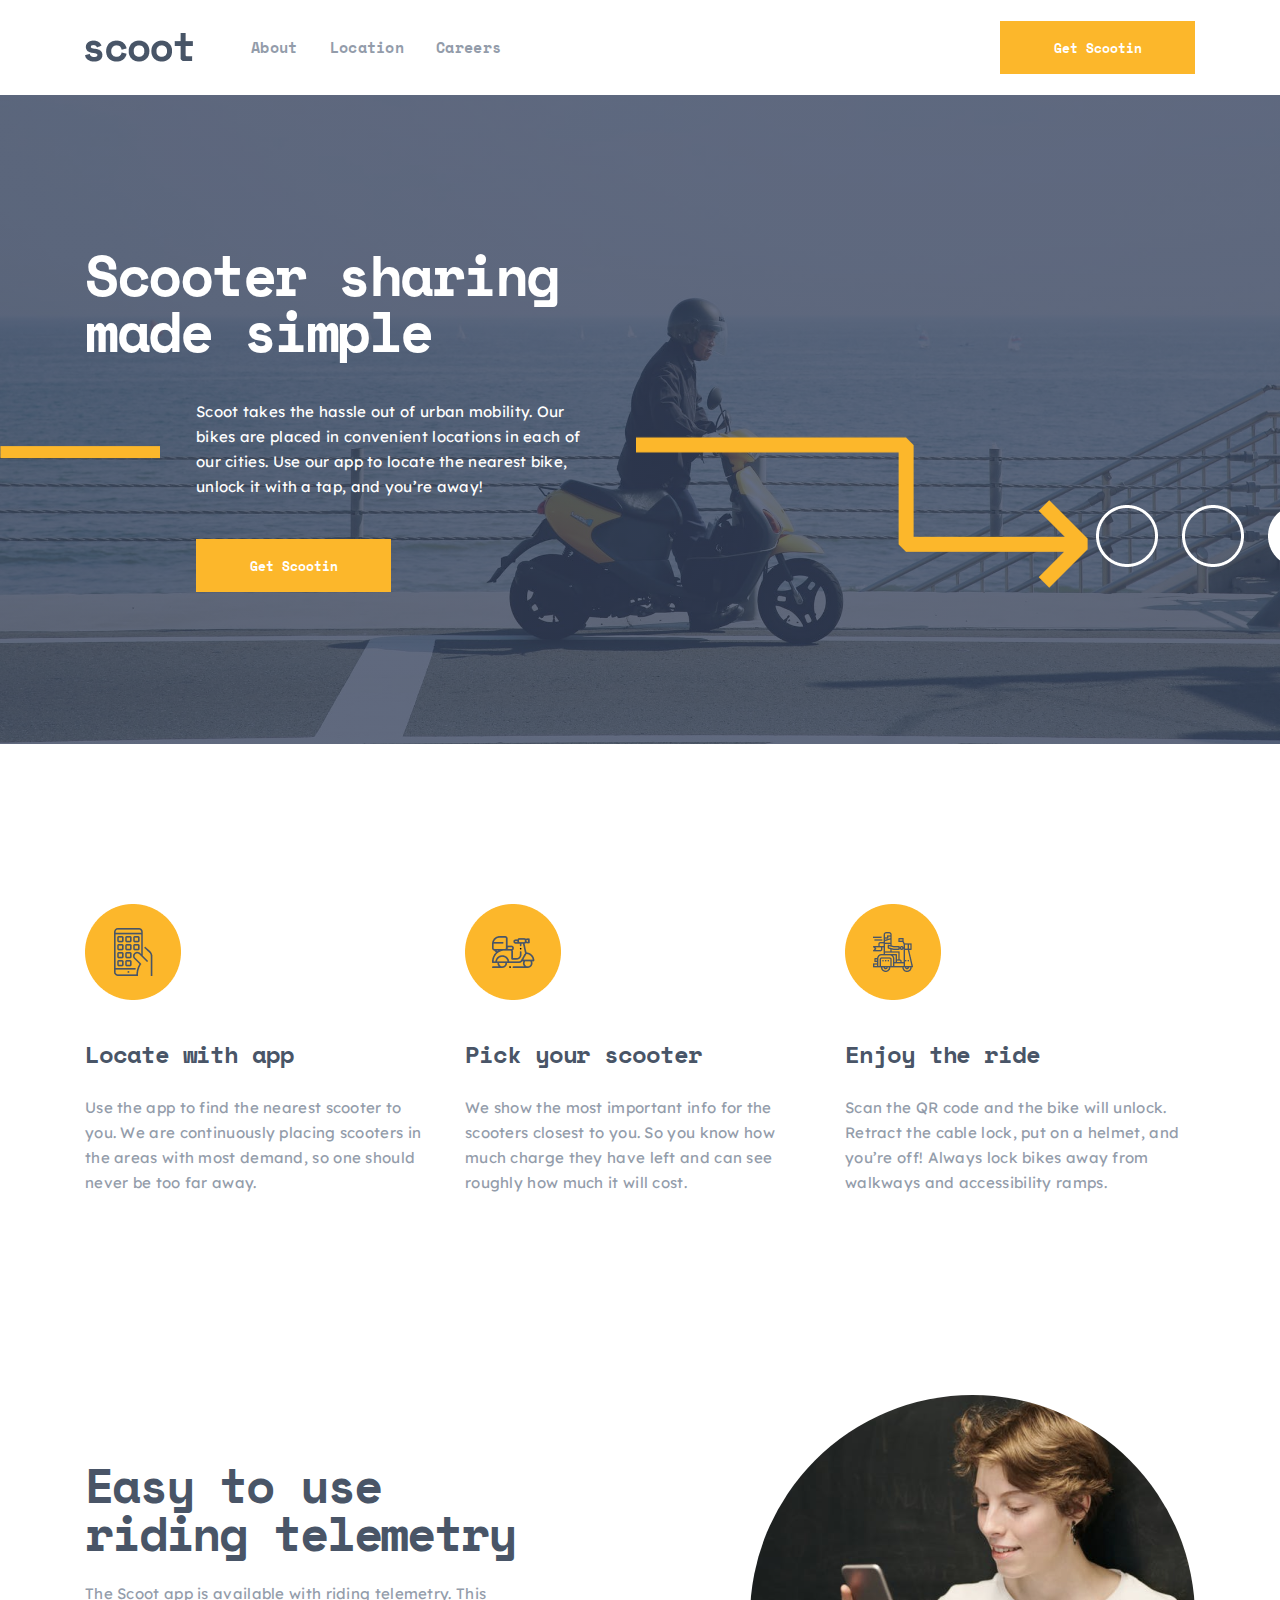
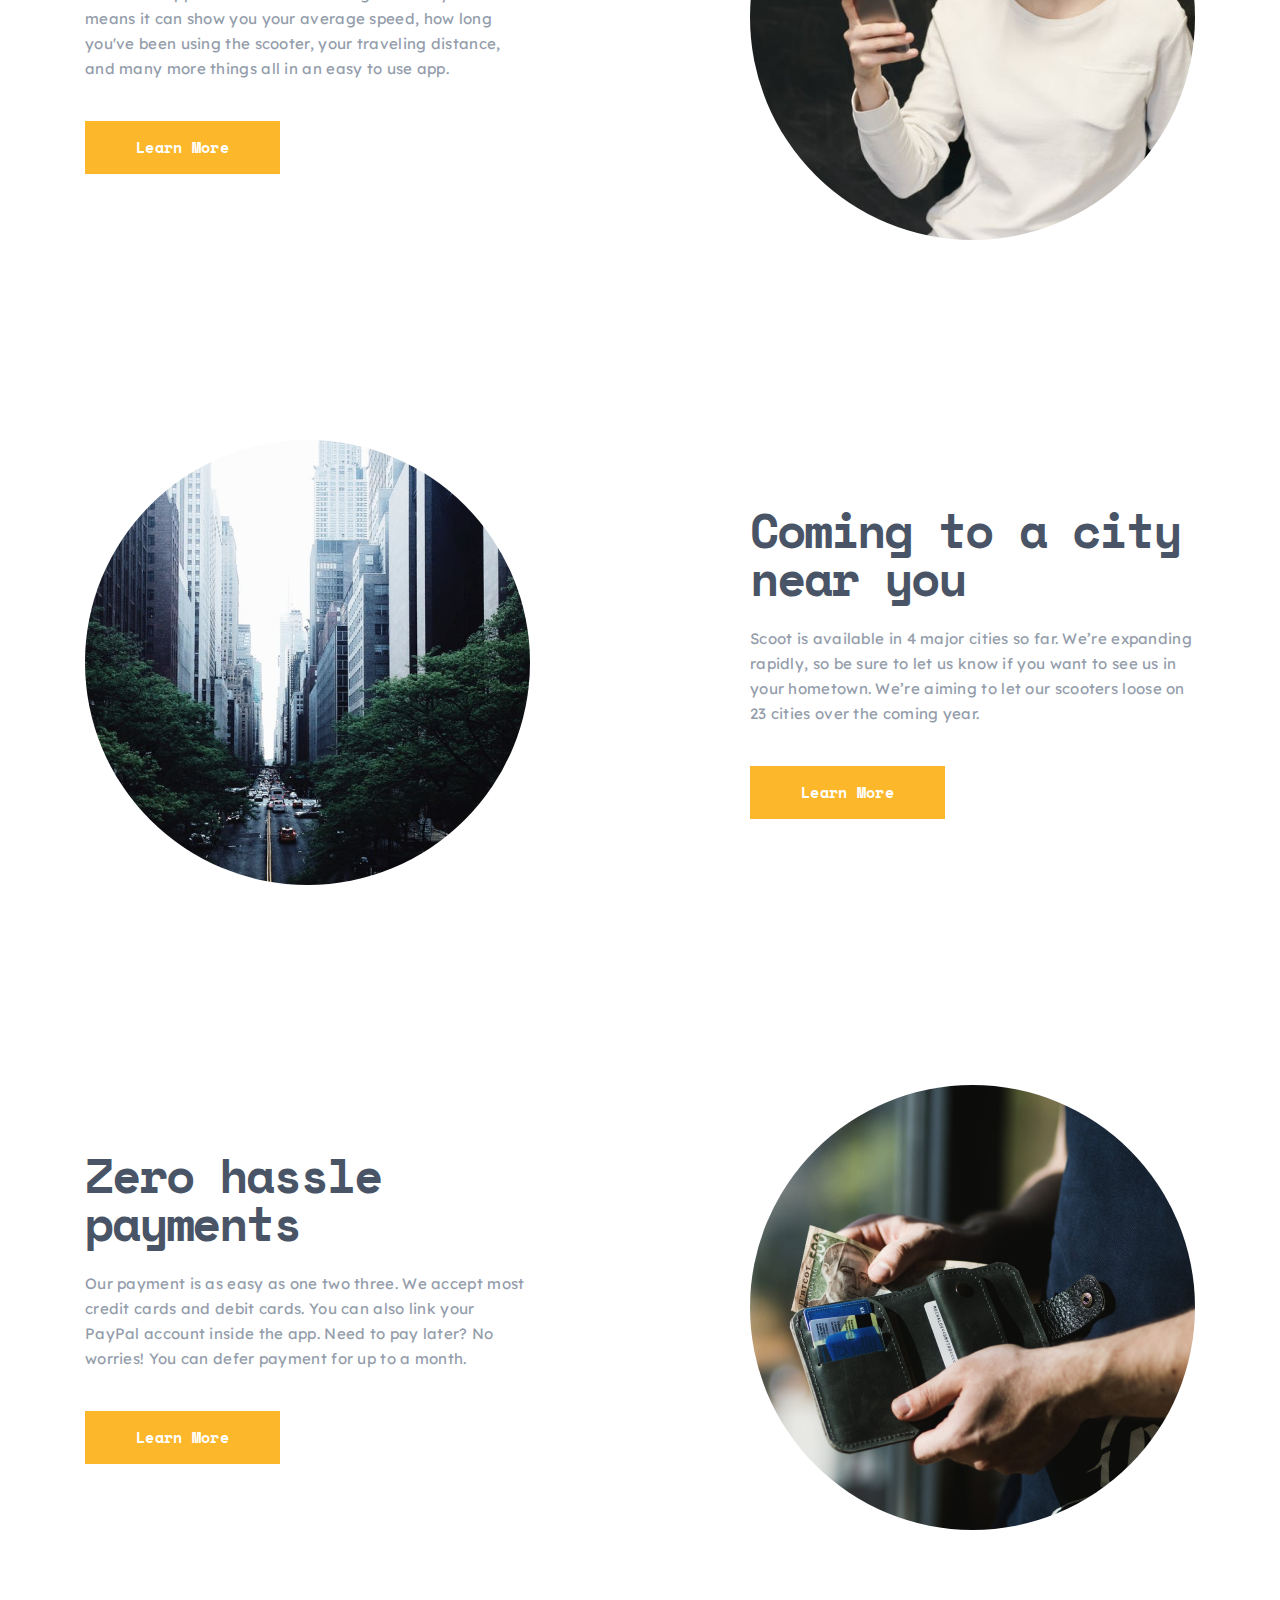
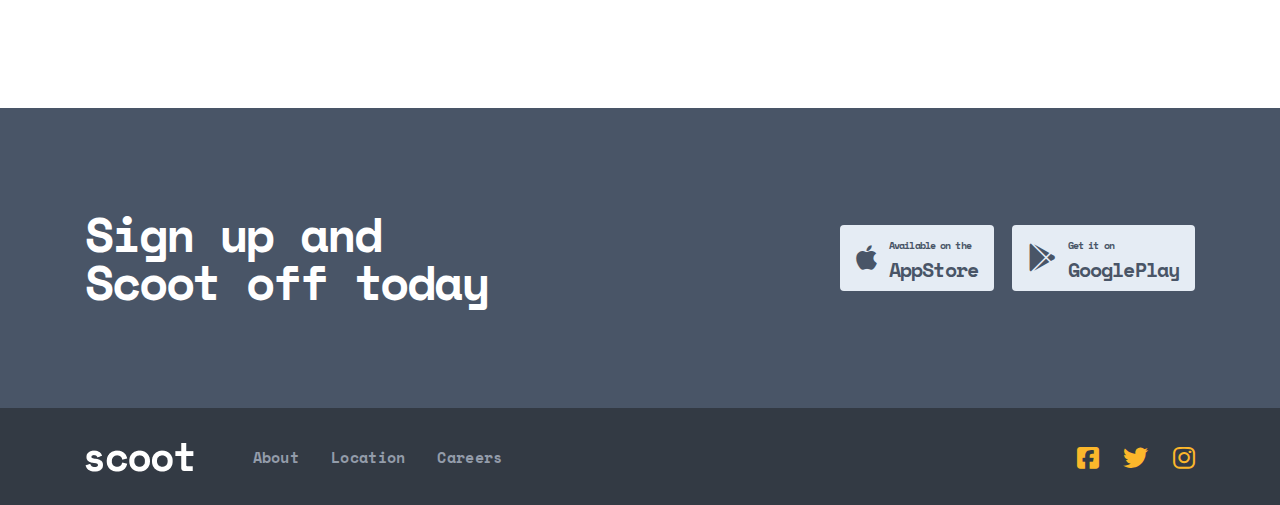
<file: index.html>
<!DOCTYPE html>
<html lang="en">
  <head>
    <meta charset="UTF-8" />
    <meta name="viewport" content="width=device-width, initial-scale=1.0" />

    <link rel="stylesheet" href="./assets/css/style.css" />
    <link rel="stylesheet" href="./assets/css/general.css" />
    <link rel="stylesheet" href="./assets/css/home.css" />

    <link
      href="https://fonts.googleapis.com/css2?family=Lexend+Deca:wght@400;500;600;700&family=Space+Mono:wght@400;700&display=swap"
      rel="stylesheet"
    />

    <link
      rel="stylesheet"
      href="https://cdnjs.cloudflare.com/ajax/libs/font-awesome/6.4.0/css/all.min.css"
    />

    <title>Scoot</title>
  </head>
  <body>
    <header class="header__top flex container">
      <div class="backdrop"></div>
      <button class="hamburger__bars">
        <i class="fa-solid fa-bars"></i>
      </button>
      <div class="header__top-left flex">
        <a class="header__top-logo" href="index.html">
          <img src="./assets/images/Header/Logo.png" alt="" />
        </a>
        <nav class="navbar">
          <ul class="navbar__menu flex">
            <li class="navbar__menu-item">
              <a href="./about.html" class="navbar__menu-link">About</a>
            </li>
            <li class="navbar__menu-item">
              <a href="./location.html" class="navbar__menu-link">Location</a>
            </li>
            <li class="navbar__menu-item">
              <a href="./careers.html" class="navbar__menu-link">Careers</a>
            </li>
          </ul>
          <button class="btn flex">Get Scootin</button>
        </nav>
      </div>
      <button class="btn flex">Get Scootin</button>
    </header>

    <section
      class="heading flex"
      style="
        background-image: linear-gradient(
            rgb(47, 59, 89, 0.75),
            rgb(47, 59, 89, 0.75)
          ),
          url('./assets/images/Header/header-img1.png');
      "
    >
      <div class="heading__content container">
        <h1>Scooter sharing made simple</h1>
        <div class="heading__content-margin">
          <p>
            Scoot takes the hassle out of urban mobility. Our bikes are placed
            in convenient locations in each of our cities. Use our app to locate
            the nearest bike, unlock it with a tap, and you’re away!
          </p>
          <button class="btn flex">Get Scootin</button>
        </div>
      </div>
      <div class="heading__image-position">
        <img src="./assets/images/Header/header-img2.png" alt="" />
      </div>
      <div class="heading__image-position1">
        <img src="./assets/images/Header/header-img3.png" alt="" />
      </div>
      <div class="heading__image-position2">
        <img src="./assets/images/Header/header-img4.png" alt="" />
      </div>
    </section>

    <section class="stages container flex">
      <div class="stage">
        <div class="stage__image">
          <img src="./assets/images/Stages/stages1.png" alt="" />
        </div>
        <div class="stage__content">
          <h4>Locate with app</h4>
          <p>
            Use the app to find the nearest scooter to you. We are continuously
            placing scooters in the areas with most demand, so one should never
            be too far away.
          </p>
        </div>
      </div>
      <div class="stage">
        <div class="stage__image">
          <img src="./assets/images/Stages/stages2.png" alt="" />
        </div>
        <div class="stage__content">
          <h4>Pick your scooter</h4>
          <p>
            We show the most important info for the scooters closest to you. So
            you know how much charge they have left and can see roughly how much
            it will cost.
          </p>
        </div>
      </div>
      <div class="stage">
        <div class="stage__image">
          <img src="./assets/images/Stages/stages3.png" alt="" />
        </div>
        <div class="stage__content">
          <h4>Enjoy the ride</h4>
          <p>
            Scan the QR code and the bike will unlock. Retract the cable lock,
            put on a helmet, and you’re off! Always lock bikes away from
            walkways and accessibility ramps.
          </p>
        </div>
      </div>
    </section>

    <section class="section flex container">
      <div class="section__content">
        <div class="section__content-details">
          <h2>Easy to use riding telemetry</h2>
          <p>
            The Scoot app is available with riding telemetry. This means it can
            show you your average speed, how long you've been using the scooter,
            your traveling distance, and many more things all in an easy to use
            app.
          </p>
        </div>
        <a href="" class="btn flex">Learn More</a>
      </div>
      <div class="section__image">
        <img src="./assets/images/section1.png" alt="" />
      </div>
    </section>

    <section class="section flex container">
      <div class="section__image">
        <img src="./assets/images/section2.png" alt="" />
      </div>
      <div class="section__content">
        <div class="section__content-details">
          <h2>Coming to a city near you</h2>
          <p>
            Scoot is available in 4 major cities so far. We’re expanding
            rapidly, so be sure to let us know if you want to see us in your
            hometown. We’re aiming to let our scooters loose on 23 cities over
            the coming year.
          </p>
        </div>
        <a href="" class="btn flex">Learn More</a>
      </div>
    </section>

    <section class="section flex container">
      <div class="section__content">
        <div class="section__content-details">
          <h2>Zero hassle payments</h2>
          <p>
            Our payment is as easy as one two three. We accept most credit cards
            and debit cards. You can also link your PayPal account inside the
            app. Need to pay later? No worries! You can defer payment for up to
            a month.
          </p>
        </div>
        <a href="" class="btn flex">Learn More</a>
      </div>
      <div class="section__image">
        <img src="./assets/images/section3.png" alt="" />
      </div>
    </section>

    <footer class="footer">
      <div class="footer__top container flex">
        <h2>Sign up and Scoot off today</h2>
        <div class="footer__top-right flex">
          <a href="" class="footer__download flex">
            <i class="fa-brands fa-apple"></i>
            <div class="footer__download-content">
              <span>Available on the</span>
              <span>AppStore</span>
            </div>
          </a>
          <a href="" class="footer__download flex">
            <i class="fa-brands fa-google-play"></i>
            <div class="footer__download-content">
              <span>Get it on</span>
              <span>GooglePlay</span>
            </div>
          </a>
        </div>
      </div>
      <div class="footer__bottom">
        <div class="container flex">
          <div class="footer__bottom-left flex">
            <a class="footer__logo">
              <img src="./assets/images/footer-logo.png" alt="" />
            </a>
            <ul class="footer__menu flex">
              <li class="footer__menu-list">
                <a href="./about.html">About</a>
              </li>
              <li class="footer__menu-list">
                <a href="./location.html">Location</a>
              </li>
              <li class="footer__menu-list">
                <a href="./careers.html">Careers</a>
              </li>
            </ul>
          </div>
          <div class="social-medias flex">
            <a href=""><i class="fa-brands fa-square-facebook"></i></a>
            <a href=""><i class="fa-brands fa-twitter"></i></a>
            <a href=""><i class="fa-brands fa-instagram"></i></a>
          </div>
        </div>
      </div>
    </footer>

    <script src="./assets/js/script.js"></script>
  </body>
</html>
</file>
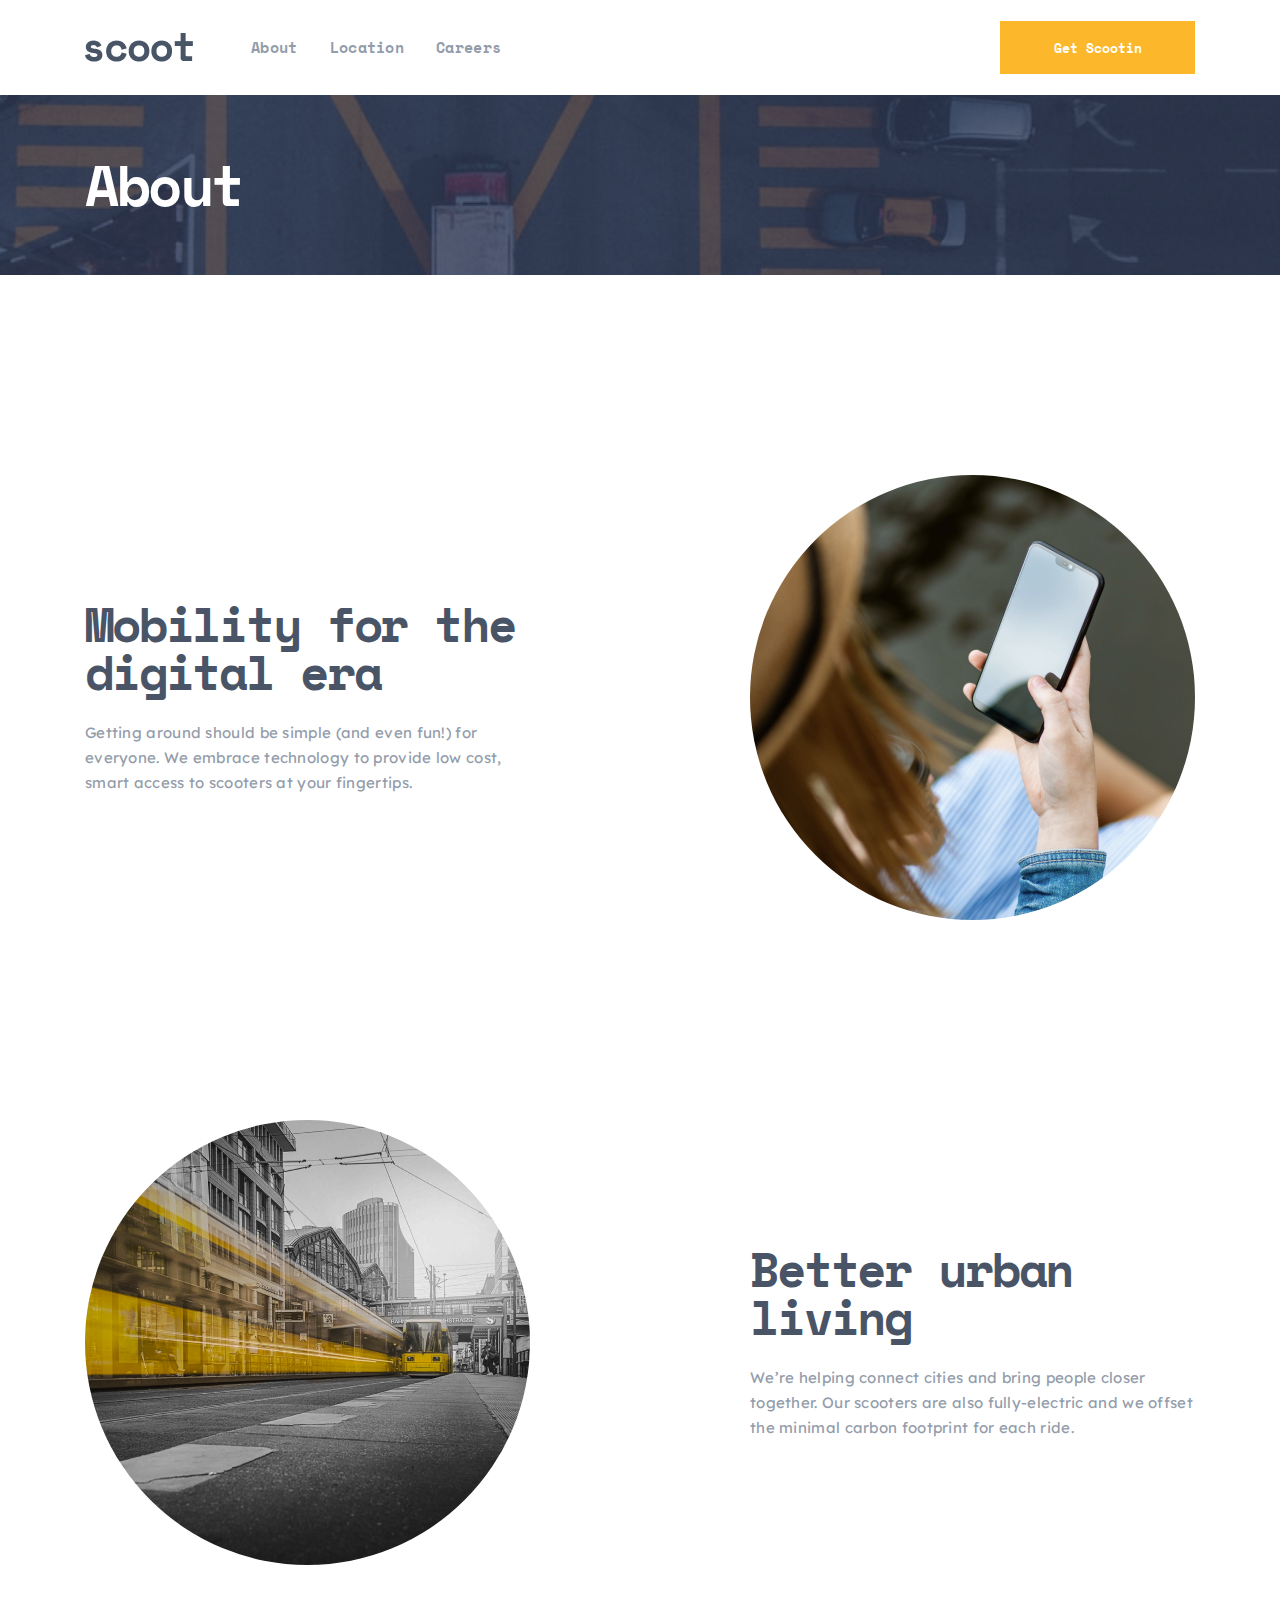
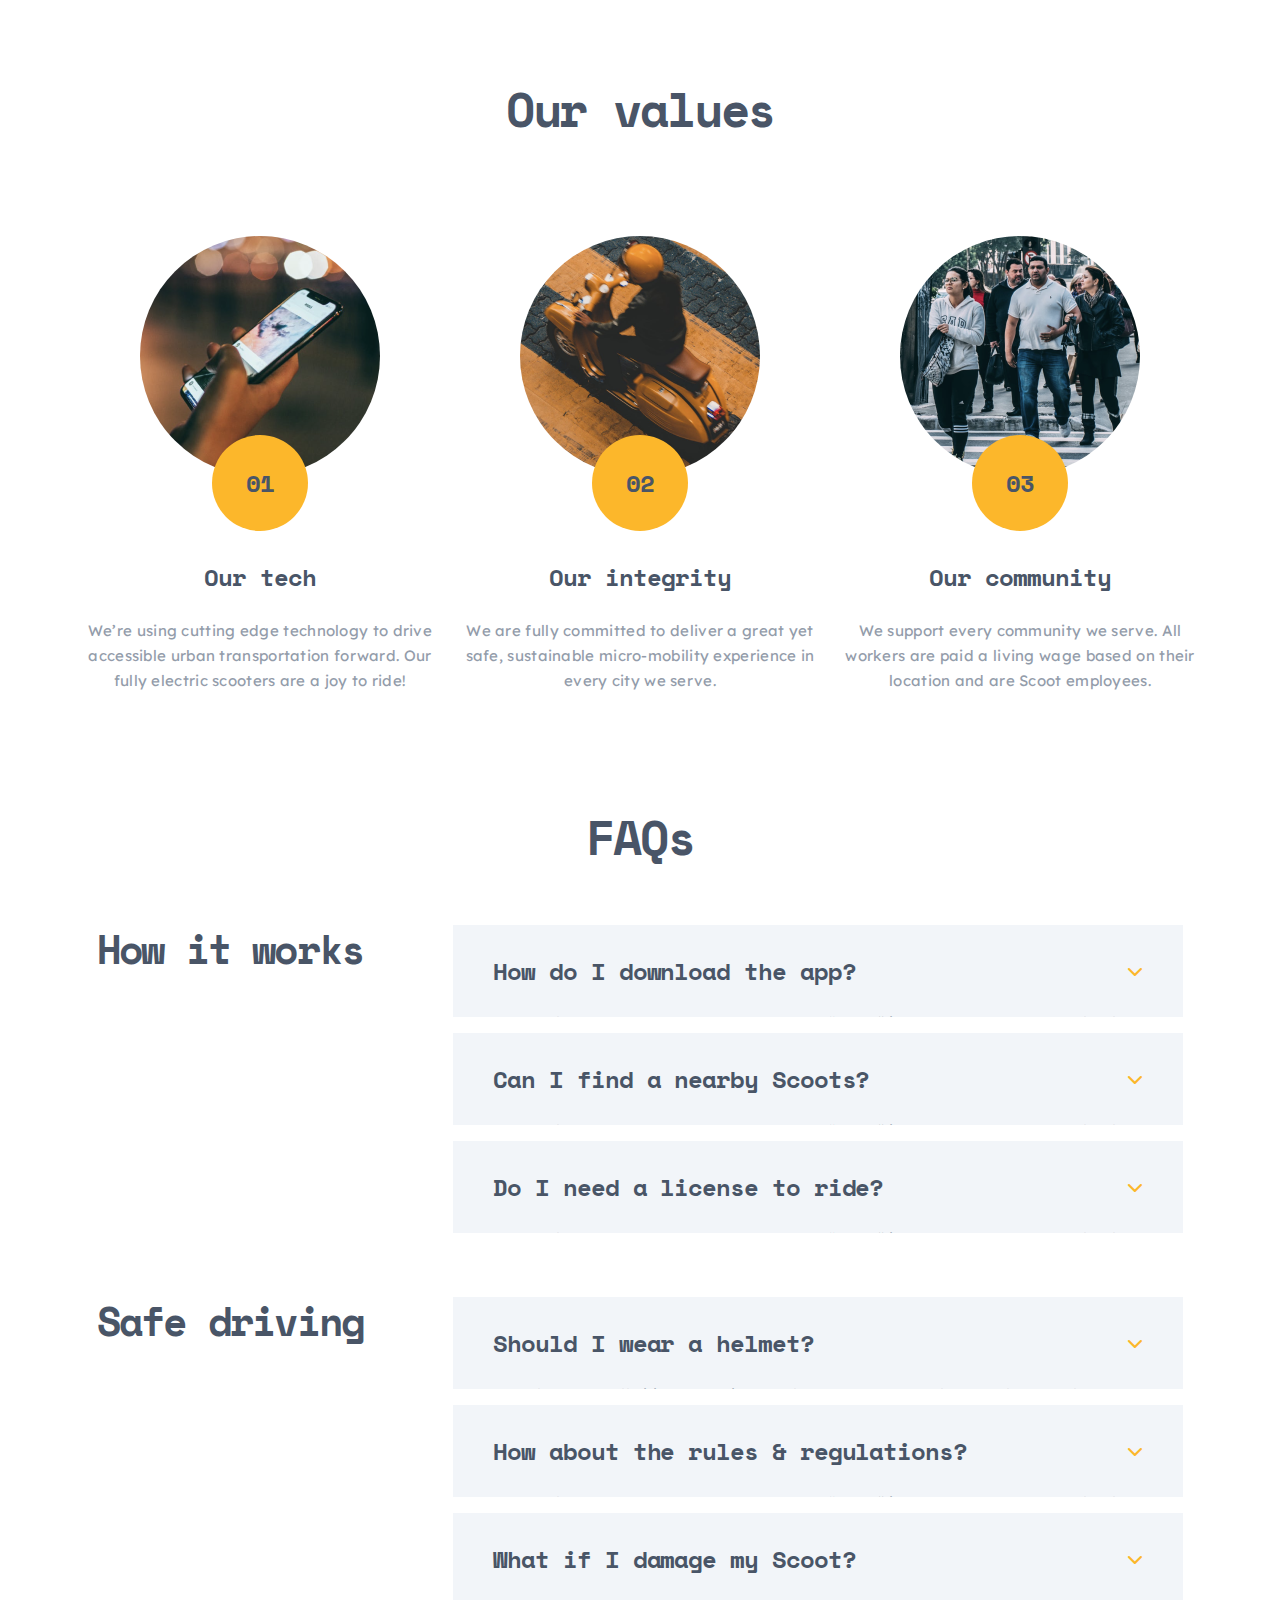
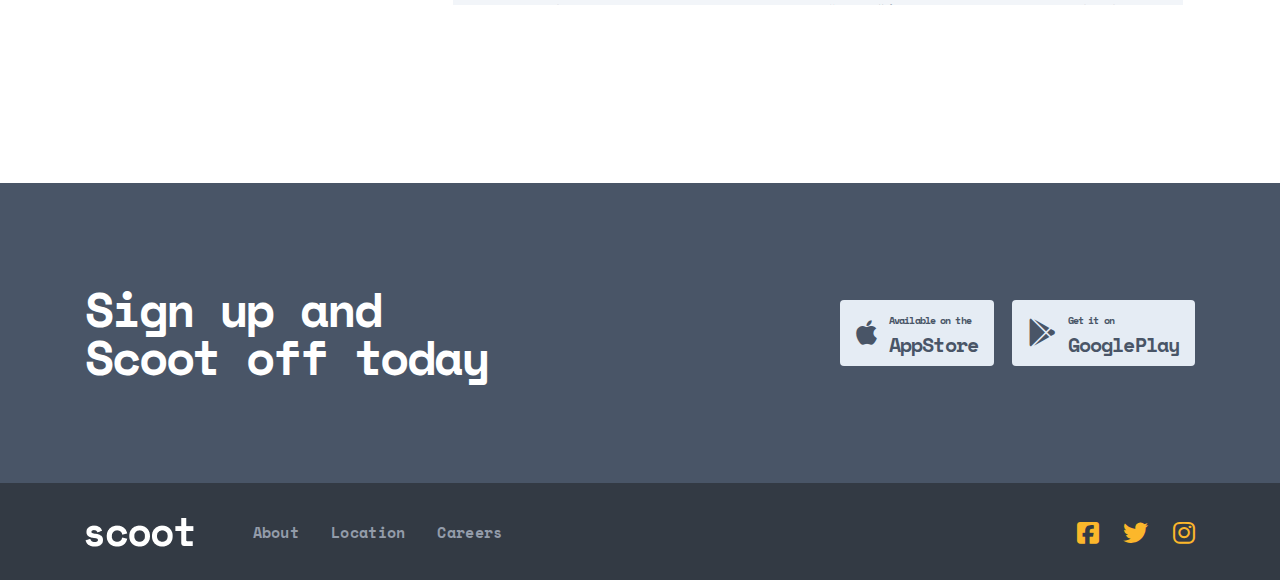
<file: about.html>
<!DOCTYPE html>
<html lang="en">
  <head>
    <meta charset="UTF-8" />
    <meta name="viewport" content="width=device-width, initial-scale=1.0" />

    <link rel="stylesheet" href="./assets/css/style.css" />
    <link rel="stylesheet" href="./assets/css/general.css" />
    <link rel="stylesheet" href="./assets/css/about.css" />

    <link
      href="https://fonts.googleapis.com/css2?family=Lexend+Deca:wght@400;500;600;700&family=Space+Mono:wght@400;700&display=swap"
      rel="stylesheet"
    />

    <link
      rel="stylesheet"
      href="https://cdnjs.cloudflare.com/ajax/libs/font-awesome/6.4.0/css/all.min.css"
    />

    <title>Scoot - About</title>
  </head>
  <body>
    <header class="header__top flex container">
      <div class="backdrop"></div>
      <button class="hamburger__bars">
        <i class="fa-solid fa-bars"></i>
      </button>
      <div class="header__top-left flex">
        <a class="header__top-logo" href="index.html">
          <img src="./assets/images/Header/Logo.png" alt="" />
        </a>
        <nav class="navbar">
          <ul class="navbar__menu flex">
            <li class="navbar__menu-item">
              <a href="./about.html" class="navbar__menu-link">About</a>
            </li>
            <li class="navbar__menu-item">
              <a href="./location.html" class="navbar__menu-link">Location</a>
            </li>
            <li class="navbar__menu-item">
              <a href="./careers.html" class="navbar__menu-link">Careers</a>
            </li>
          </ul>
          <button class="btn flex">Get Scootin</button>
        </nav>
      </div>
      <button class="btn flex">Get Scootin</button>
    </header>

    <div
      class="page__title"
      style="
        background-image: linear-gradient(
            rgb(47, 59, 89, 0.75),
            rgb(47, 59, 89, 0.75)
          ),
          url(./assets/images/about/about-bg.png);
      "
    >
      <h1 class="container">About</h1>
    </div>

    <section class="section flex container">
      <div class="section__content">
        <h2>Mobility for the digital era</h2>
        <p>
          Getting around should be simple (and even fun!) for everyone. We
          embrace technology to provide low cost, smart access to scooters at
          your fingertips.
        </p>
      </div>
      <div class="section__image">
        <img src="./assets/images/about/about2.png" alt="" />
      </div>
    </section>

    <section class="section flex container">
      <div class="section__image">
        <img src="./assets/images/about/about3.png" alt="" />
      </div>
      <div class="section__content">
        <h2>Better urban living</h2>
        <p>
          We’re helping connect cities and bring people closer together. Our
          scooters are also fully-electric and we offset the minimal carbon
          footprint for each ride.
        </p>
      </div>
    </section>

    <section class="values container">
      <h2>Our values</h2>
      <div class="values__flex flex">
        <div class="value flex">
          <div class="value__image">
            <img src="./assets/images/about/about-value1.png" alt="" />
            <h4 class="value__count flex">01</h4>
          </div>
          <div class="value__content flex">
            <h4>Our tech</h4>
            <p>
              We’re using cutting edge technology to drive accessible urban
              transportation forward. Our fully electric scooters are a joy to
              ride!
            </p>
          </div>
        </div>

        <div class="value flex">
          <div class="value__image">
            <img src="./assets/images/about/about-value2.png" alt="" />
            <h4 class="value__count flex">02</h4>
          </div>
          <div class="value__content flex">
            <h4>Our integrity</h4>
            <p>
              We are fully committed to deliver a great yet safe, sustainable
              micro-mobility experience in every city we serve.
            </p>
          </div>
        </div>

        <div class="value flex">
          <div class="value__image">
            <img src="./assets/images/about/about-value3.png" alt="" />
            <h4 class="value__count flex">03</h4>
          </div>
          <div class="value__content flex">
            <h4>Our community</h4>
            <p>
              We support every community we serve. All workers are paid a living
              wage based on their location and are Scoot employees.
            </p>
          </div>
        </div>
      </div>
    </section>

    <section class="faqs flex container">
      <h2>FAQs</h2>
      <div class="faqs__part">
        <h3>How it works</h3>
        <div class="faqs__accordions">
          <div class="accordion">
            <div class="accordion__top flex">
              <h4>How do I download the app?</h4>
              <i class="fa-solid fa-chevron-down"></i>
            </div>
            <p class="accordion__content">
              To download the Scoot app, you can search “Scoot” in both the App
              and Google Play stores. An even simpler way to do it would be to
              click the relevant link at the bottom of this page and you’ll be
              re-directed to the correct page.
            </p>
          </div>

          <div class="accordion">
            <div class="accordion__top flex">
              <h4>Can I find a nearby Scoots?</h4>
              <i class="fa-solid fa-chevron-down"></i>
            </div>
            <p class="accordion__content">
              To download the Scoot app, you can search “Scoot” in both the App
              and Google Play stores. An even simpler way to do it would be to
              click the relevant link at the bottom of this page and you’ll be
              re-directed to the correct page.
            </p>
          </div>

          <div class="accordion">
            <div class="accordion__top flex">
              <h4>Do I need a license to ride?</h4>
              <i class="fa-solid fa-chevron-down"></i>
            </div>
            <p class="accordion__content">
              To download the Scoot app, you can search “Scoot” in both the App
              and Google Play stores. An even simpler way to do it would be to
              click the relevant link at the bottom of this page and you’ll be
              re-directed to the correct page.
            </p>
          </div>
        </div>
      </div>
      <div class="faqs__part">
        <h3>Safe driving</h3>
        <div class="faqs__accordions">
          <div class="accordion">
            <div class="accordion__top flex">
              <h4>Should I wear a helmet?</h4>
              <i class="fa-solid fa-chevron-down"></i>
            </div>
            <p class="accordion__content">
              Yes, please do! All cities have different laws. But we strongly
              strongly strongly recommend always wearing a helmet regardless of
              the local laws. We like you and we want you to be as safe as
              possible while Scooting.
            </p>
          </div>

          <div class="accordion">
            <div class="accordion__top flex">
              <h4>How about the rules & regulations?</h4>
              <i class="fa-solid fa-chevron-down"></i>
            </div>
            <p class="accordion__content">
              To download the Scoot app, you can search “Scoot” in both the App
              and Google Play stores. An even simpler way to do it would be to
              click the relevant link at the bottom of this page and you’ll be
              re-directed to the correct page.
            </p>
          </div>

          <div class="accordion">
            <div class="accordion__top flex">
              <h4>What if I damage my Scoot?</h4>
              <i class="fa-solid fa-chevron-down"></i>
            </div>
            <p class="accordion__content">
              To download the Scoot app, you can search “Scoot” in both the App
              and Google Play stores. An even simpler way to do it would be to
              click the relevant link at the bottom of this page and you’ll be
              re-directed to the correct page.
            </p>
          </div>
        </div>
      </div>
    </section>

    <footer class="footer">
      <div class="footer__top container flex">
        <h2>Sign up and Scoot off today</h2>
        <div class="footer__top-right flex">
          <a href="" class="footer__download flex">
            <i class="fa-brands fa-apple"></i>
            <div class="footer__download-content">
              <span>Available on the</span>
              <span>AppStore</span>
            </div>
          </a>
          <a href="" class="footer__download flex">
            <i class="fa-brands fa-google-play"></i>
            <div class="footer__download-content">
              <span>Get it on</span>
              <span>GooglePlay</span>
            </div>
          </a>
        </div>
      </div>
      <div class="footer__bottom">
        <div class="container flex">
          <div class="footer__bottom-left flex">
            <a class="footer__logo">
              <img src="./assets/images/footer-logo.png" alt="" />
            </a>
            <ul class="footer__menu flex">
              <li class="footer__menu-list">
                <a href="./about.html">About</a>
              </li>
              <li class="footer__menu-list">
                <a href="./location.html">Location</a>
              </li>
              <li class="footer__menu-list">
                <a href="./careers.html">Careers</a>
              </li>
            </ul>
          </div>
          <div class="social-medias flex">
            <a href=""><i class="fa-brands fa-square-facebook"></i></a>
            <a href=""><i class="fa-brands fa-twitter"></i></a>
            <a href=""><i class="fa-brands fa-instagram"></i></a>
          </div>
        </div>
      </div>
    </footer>

    <script src="./assets/js/script.js"></script>
  </body>
</html>
</file>
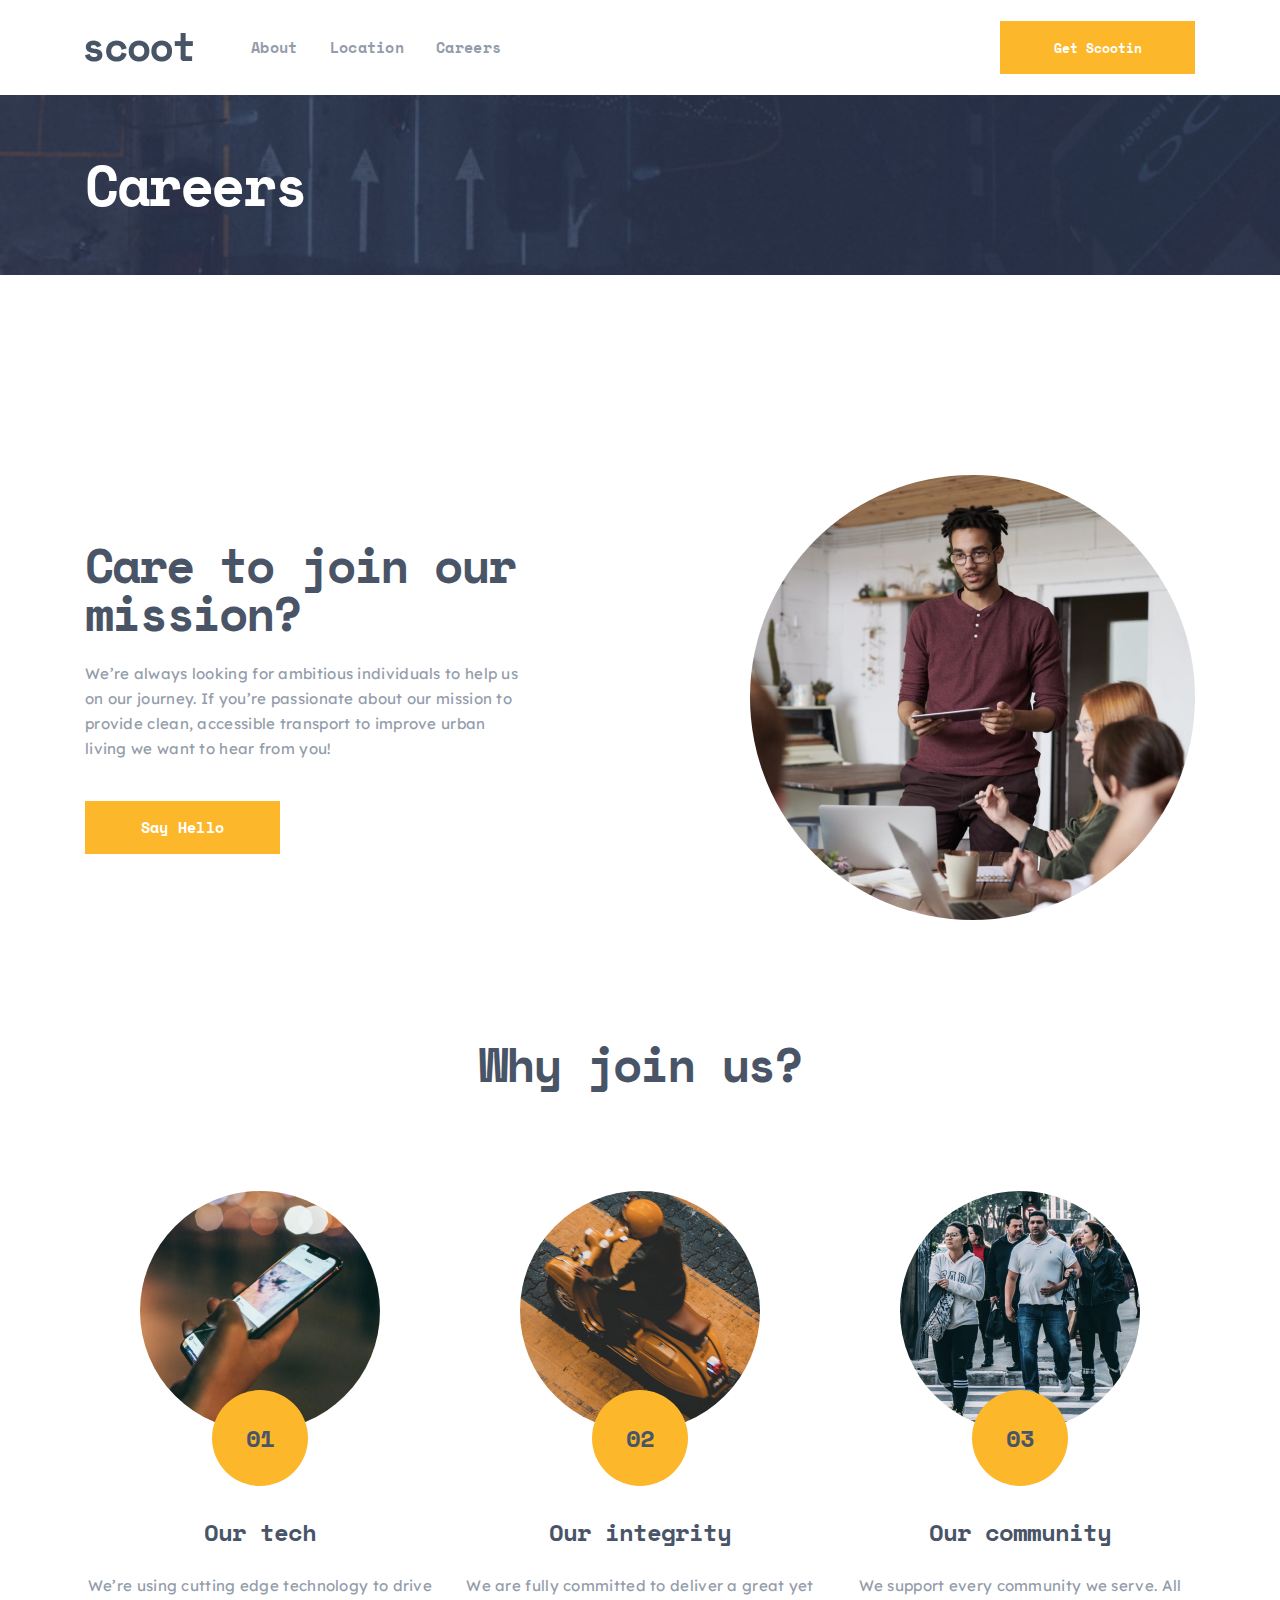
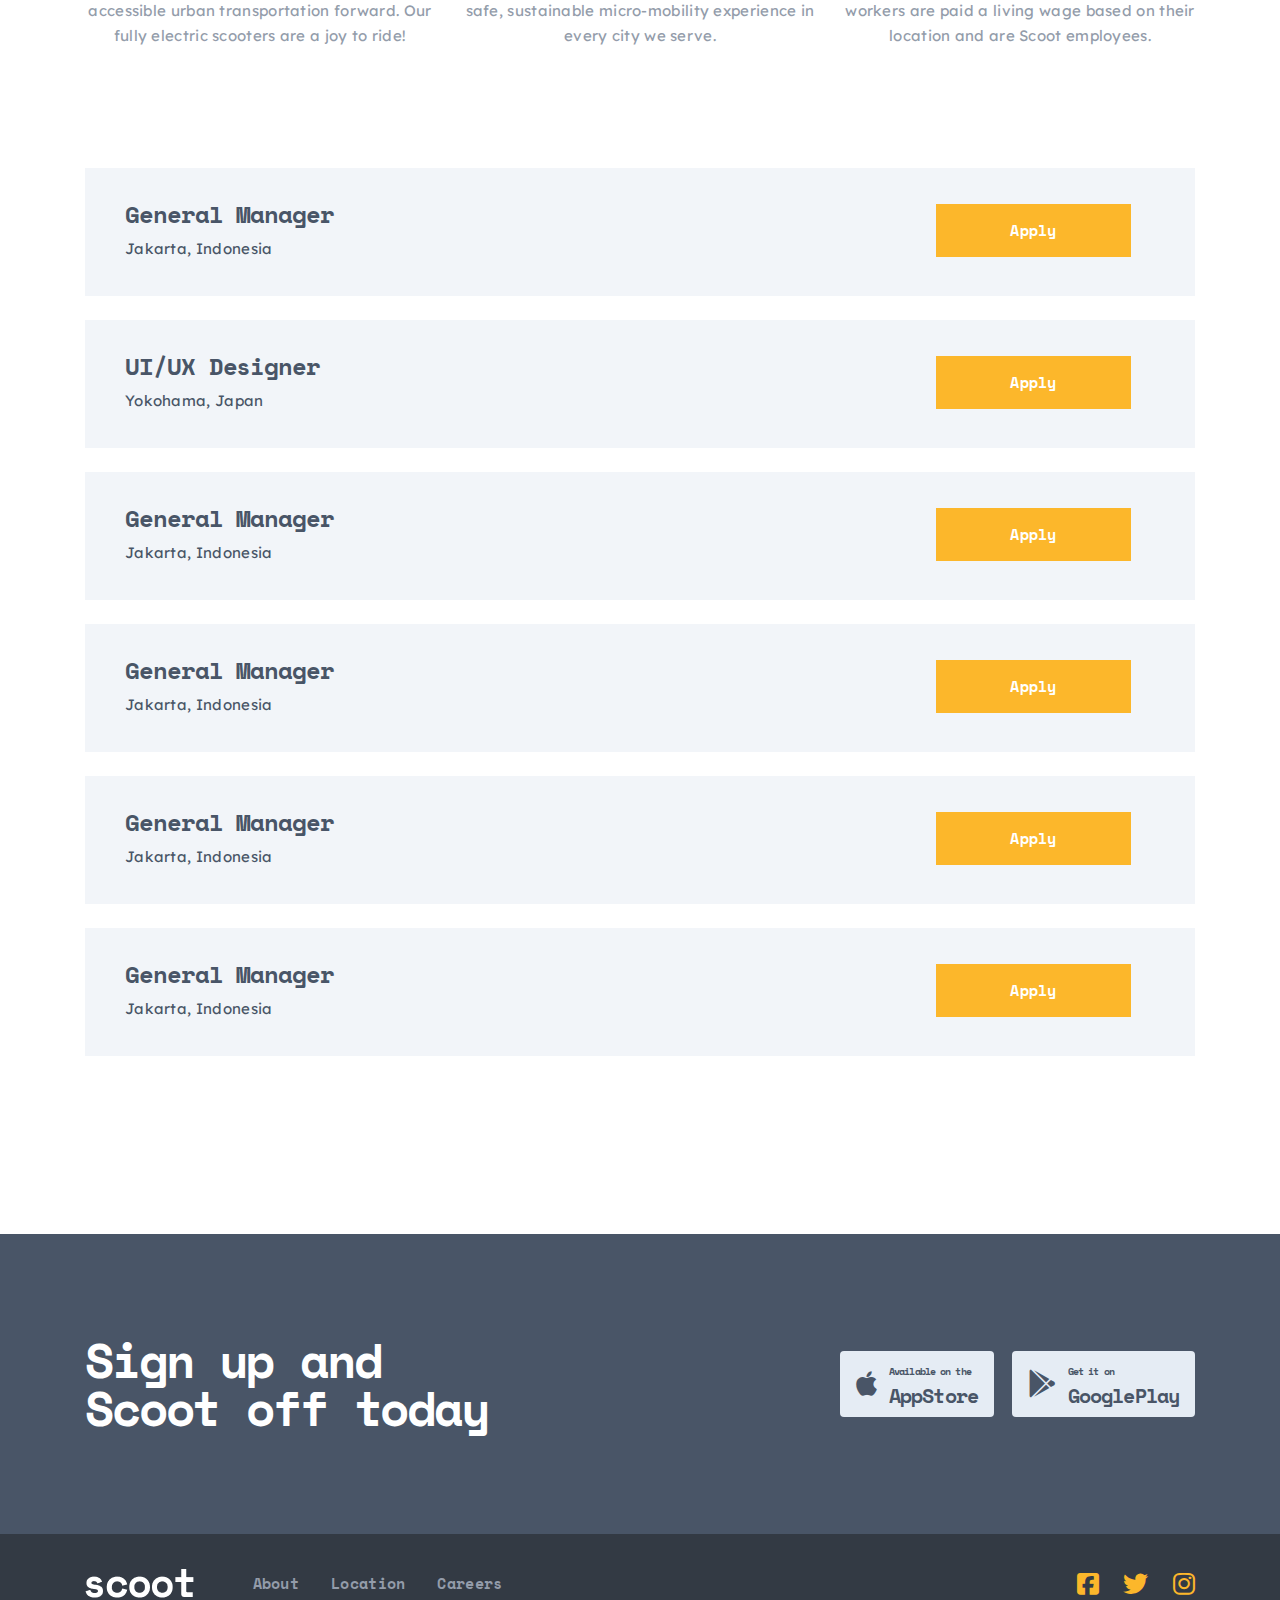
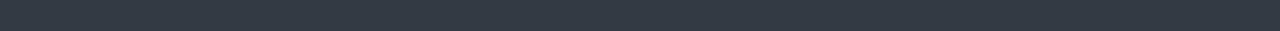
<file: careers.html>
<!DOCTYPE html>
<html lang="en">
  <head>
    <meta charset="UTF-8" />
    <meta name="viewport" content="width=device-width, initial-scale=1.0" />

    <link rel="stylesheet" href="./assets/css/style.css" />
    <link rel="stylesheet" href="./assets/css/general.css" />
    <link rel="stylesheet" href="./assets/css/careers.css" />

    <link
      href="https://fonts.googleapis.com/css2?family=Lexend+Deca:wght@400;500;600;700&family=Space+Mono:wght@400;700&display=swap"
      rel="stylesheet"
    />

    <link
      rel="stylesheet"
      href="https://cdnjs.cloudflare.com/ajax/libs/font-awesome/6.4.0/css/all.min.css"
    />

    <title>Scoot - Careers</title>
  </head>
  <body>
    <header class="header__top flex container">
      <div class="backdrop"></div>
      <button class="hamburger__bars">
        <i class="fa-solid fa-bars"></i>
      </button>
      <div class="header__top-left flex">
        <a class="header__top-logo" href="index.html">
          <img src="./assets/images/Header/Logo.png" alt="" />
        </a>
        <nav class="navbar">
          <ul class="navbar__menu flex">
            <li class="navbar__menu-item">
              <a href="./about.html" class="navbar__menu-link">About</a>
            </li>
            <li class="navbar__menu-item">
              <a href="./location.html" class="navbar__menu-link">Location</a>
            </li>
            <li class="navbar__menu-item">
              <a href="./careers.html" class="navbar__menu-link">Careers</a>
            </li>
          </ul>
          <button class="btn flex">Get Scootin</button>
        </nav>
      </div>
      <button class="btn flex">Get Scootin</button>
    </header>

    <div
      class="page__title"
      style="
        background-image: linear-gradient(
            rgb(47, 59, 89, 0.75),
            rgb(47, 59, 89, 0.75)
          ),
          url(./assets/images/careers/careers-bg.png);
      "
    >
      <h1 class="container">Careers</h1>
    </div>

    <section class="section flex container">
      <div class="section__content">
        <div class="section__content-details">
          <h2>Care to join our mission?</h2>
          <p>
            We’re always looking for ambitious individuals to help us on our
            journey. If you’re passionate about our mission to provide clean,
            accessible transport to improve urban living we want to hear from
            you!
          </p>
        </div>
        <a href="" class="btn flex">Say Hello</a>
      </div>
      <div class="section__image">
        <img src="./assets/images/careers/careers1.png" alt="" />
      </div>
    </section>

    <section class="values container">
      <h2>Why join us?</h2>
      <div class="values__flex flex">
        <div class="value flex">
          <div class="value__image">
            <img src="./assets/images/about/about-value1.png" alt="" />
            <h4 class="value__count flex">01</h4>
          </div>
          <div class="value__content flex">
            <h4>Our tech</h4>
            <p>
              We’re using cutting edge technology to drive accessible urban
              transportation forward. Our fully electric scooters are a joy to
              ride!
            </p>
          </div>
        </div>

        <div class="value flex">
          <div class="value__image">
            <img src="./assets/images/about/about-value2.png" alt="" />
            <h4 class="value__count flex">02</h4>
          </div>
          <div class="value__content flex">
            <h4>Our integrity</h4>
            <p>
              We are fully committed to deliver a great yet safe, sustainable
              micro-mobility experience in every city we serve.
            </p>
          </div>
        </div>

        <div class="value flex">
          <div class="value__image">
            <img src="./assets/images/about/about-value3.png" alt="" />
            <h4 class="value__count flex">03</h4>
          </div>
          <div class="value__content flex">
            <h4>Our community</h4>
            <p>
              We support every community we serve. All workers are paid a living
              wage based on their location and are Scoot employees.
            </p>
          </div>
        </div>
      </div>
    </section>

    <section class="vacancies container">
      <div class="vacancies__card flex">
        <div class="vacancies__card-content">
          <h4>General Manager</h4>
          <div class="vacancies__card-detail">
            <span>Jakarta</span>, <span>Indonesia</span>
          </div>
        </div>
        <a href="" class="btn flex">Apply</a>
      </div>

      <div class="vacancies__card flex">
        <div class="vacancies__card-content">
          <h4>UI/UX Designer</h4>
          <div class="vacancies__card-detail">
            <span>Yokohama</span>, <span>Japan</span>
          </div>
        </div>
        <a href="" class="btn flex">Apply</a>
      </div>

      <div class="vacancies__card flex">
        <div class="vacancies__card-content">
          <h4>General Manager</h4>
          <div class="vacancies__card-detail">
            <span>Jakarta</span>, <span>Indonesia</span>
          </div>
        </div>
        <a href="" class="btn flex">Apply</a>
      </div>

      <div class="vacancies__card flex">
        <div class="vacancies__card-content">
          <h4>General Manager</h4>
          <div class="vacancies__card-detail">
            <span>Jakarta</span>, <span>Indonesia</span>
          </div>
        </div>
        <a href="" class="btn flex">Apply</a>
      </div>

      <div class="vacancies__card flex">
        <div class="vacancies__card-content">
          <h4>General Manager</h4>
          <div class="vacancies__card-detail">
            <span>Jakarta</span>, <span>Indonesia</span>
          </div>
        </div>
        <a href="" class="btn flex">Apply</a>
      </div>

      <div class="vacancies__card flex">
        <div class="vacancies__card-content">
          <h4>General Manager</h4>
          <div class="vacancies__card-detail">
            <span>Jakarta</span>, <span>Indonesia</span>
          </div>
        </div>
        <a href="" class="btn flex">Apply</a>
      </div>
    </section>

    <footer class="footer">
      <div class="footer__top container flex">
        <h2>Sign up and Scoot off today</h2>
        <div class="footer__top-right flex">
          <a href="" class="footer__download flex">
            <i class="fa-brands fa-apple"></i>
            <div class="footer__download-content">
              <span>Available on the</span>
              <span>AppStore</span>
            </div>
          </a>
          <a href="" class="footer__download flex">
            <i class="fa-brands fa-google-play"></i>
            <div class="footer__download-content">
              <span>Get it on</span>
              <span>GooglePlay</span>
            </div>
          </a>
        </div>
      </div>
      <div class="footer__bottom">
        <div class="container flex">
          <div class="footer__bottom-left flex">
            <a class="footer__logo">
              <img src="./assets/images/footer-logo.png" alt="" />
            </a>
            <ul class="footer__menu flex">
              <li class="footer__menu-list">
                <a href="./about.html">About</a>
              </li>
              <li class="footer__menu-list">
                <a href="./location.html">Location</a>
              </li>
              <li class="footer__menu-list">
                <a href="./careers.html">Careers</a>
              </li>
            </ul>
          </div>
          <div class="social-medias flex">
            <a href=""><i class="fa-brands fa-square-facebook"></i></a>
            <a href=""><i class="fa-brands fa-twitter"></i></a>
            <a href=""><i class="fa-brands fa-instagram"></i></a>
          </div>
        </div>
      </div>
    </footer>

    <!-- <div class="bubble flex"><h4>New York</h4></div>
     -->

    <script src="./assets/js/script.js"></script>
  </body>
</html>
</file>
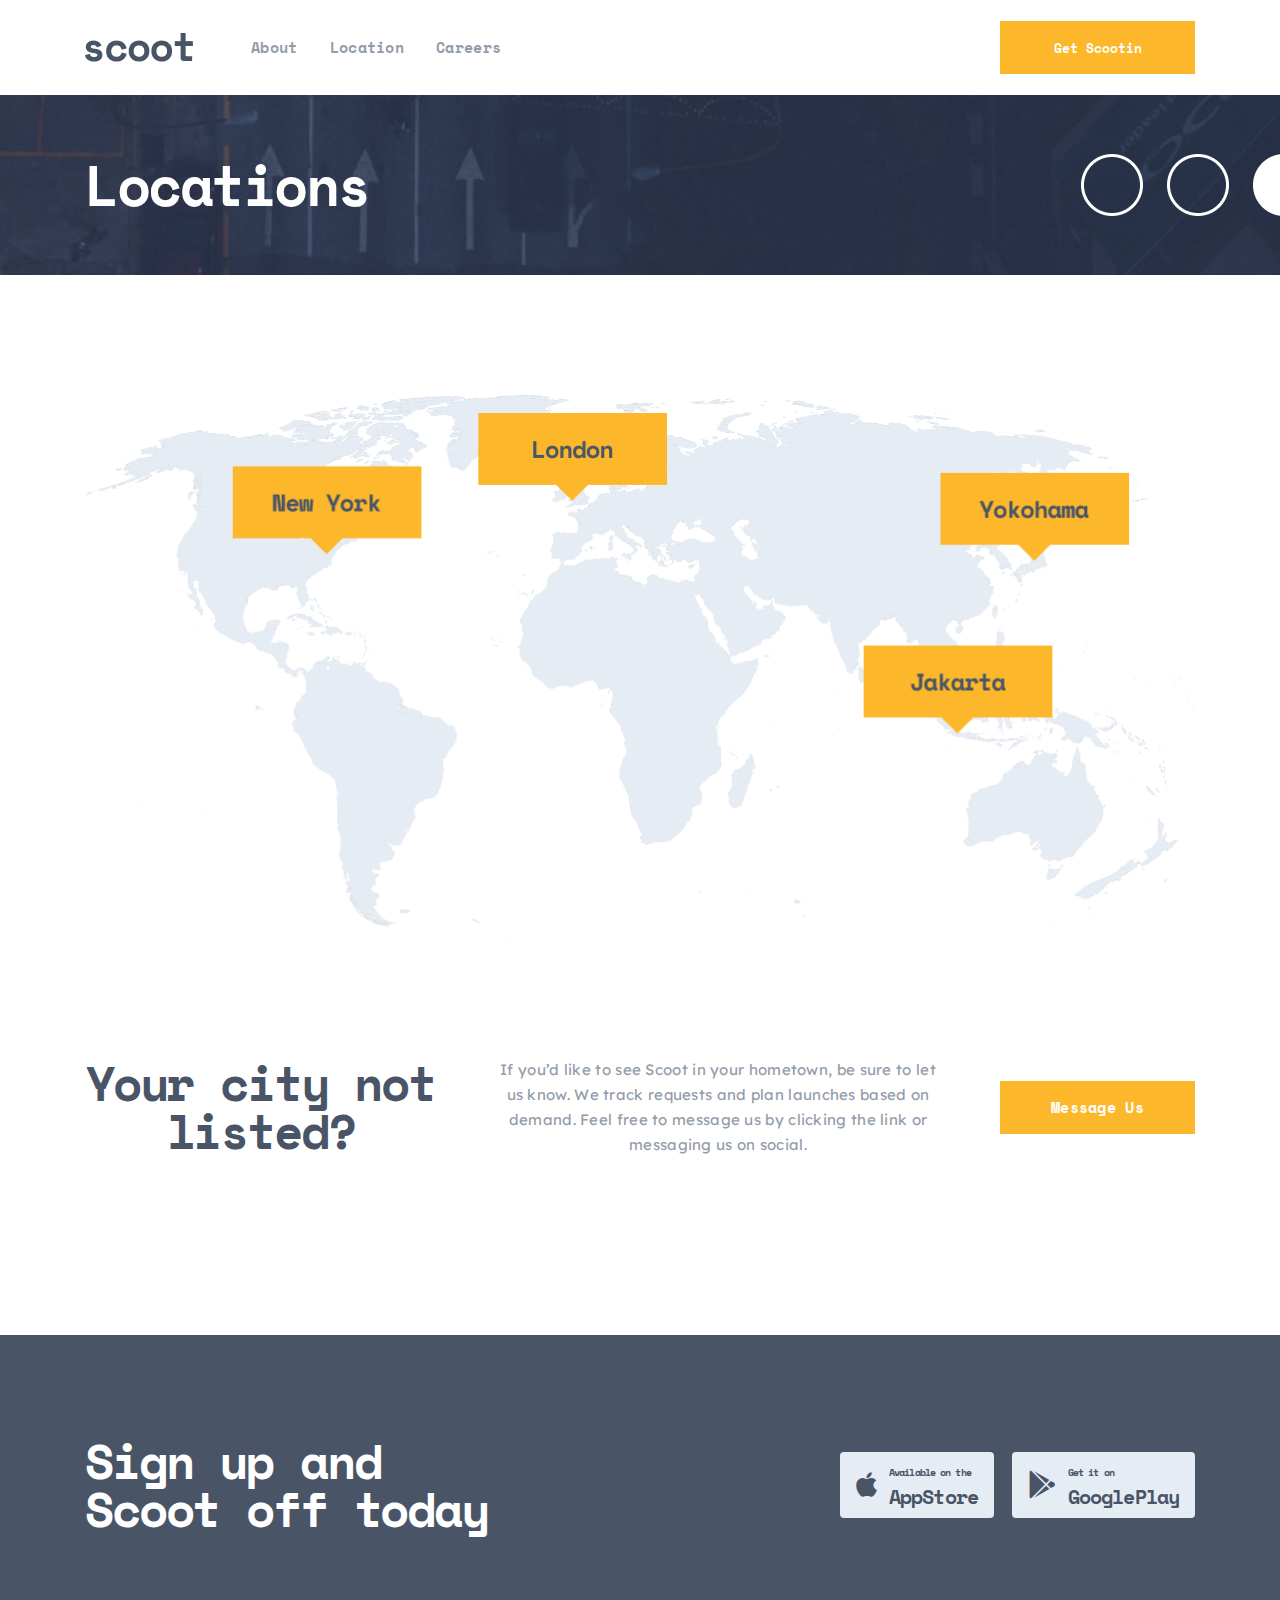
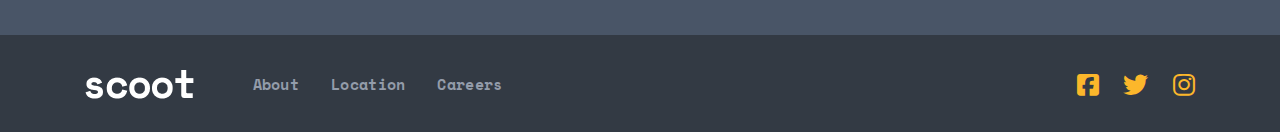
<file: location.html>
<!DOCTYPE html>
<html lang="en">
  <head>
    <meta charset="UTF-8" />
    <meta name="viewport" content="width=device-width, initial-scale=1.0" />

    <link rel="stylesheet" href="./assets/css/style.css" />
    <link rel="stylesheet" href="./assets/css/general.css" />
    <link rel="stylesheet" href="./assets/css/locations.css" />

    <link
      href="https://fonts.googleapis.com/css2?family=Lexend+Deca:wght@400;500;600;700&family=Space+Mono:wght@400;700&display=swap"
      rel="stylesheet"
    />

    <link
      rel="stylesheet"
      href="https://cdnjs.cloudflare.com/ajax/libs/font-awesome/6.4.0/css/all.min.css"
    />

    <title>Scoot - Locations</title>
  </head>
  <body>
    <header class="header__top flex container">
      <div class="backdrop"></div>
      <button class="hamburger__bars">
        <i class="fa-solid fa-bars"></i>
      </button>
      <div class="header__top-left flex">
        <a class="header__top-logo" href="index.html">
          <img src="./assets/images/Header/Logo.png" alt="" />
        </a>
        <nav class="navbar">
          <ul class="navbar__menu flex">
            <li class="navbar__menu-item">
              <a href="./about.html" class="navbar__menu-link">About</a>
            </li>
            <li class="navbar__menu-item">
              <a href="./location.html" class="navbar__menu-link">Location</a>
            </li>
            <li class="navbar__menu-item">
              <a href="./careers.html" class="navbar__menu-link">Careers</a>
            </li>
          </ul>
          <button class="btn flex">Get Scootin</button>
        </nav>
      </div>
      <button class="btn flex">Get Scootin</button>
    </header>

    <div
      class="page__title"
      style="
        background-image: linear-gradient(
            rgb(47, 59, 89, 0.75),
            rgb(47, 59, 89, 0.75)
          ),
          url(./assets/images/careers/careers-bg.png);
      "
    >
      <h1 class="container">Locations</h1>
      <div class="heading__image-position2">
        <img src="./assets/images/Header/header-img4.png" alt="" />
      </div>
    </div>

    <section class="locations container">
      <div
        class="map"
        style="background-image: url(./assets/images/locations/map.png)"
      ></div>
      <div class="locations__city">
        <h3><a href="">New York</a></h3>
        <h3><a href="">London</a></h3>
        <h3><a href="">Jakarta</a></h3>
        <h3><a href="">Yokohama</a></h3>
      </div>
    </section>

    <section class="info container flex">
      <h2>Your city not listed?</h2>
      <p>
        If you’d like to see Scoot in your hometown, be sure to let us know. We
        track requests and plan launches based on demand. Feel free to message
        us by clicking the link or messaging us on social.
      </p>
      <a href="" class="btn flex">Message Us</a>
    </section>

    <footer class="footer">
      <div class="footer__top container flex">
        <h2>Sign up and Scoot off today</h2>
        <div class="footer__top-right flex">
          <a href="" class="footer__download flex">
            <i class="fa-brands fa-apple"></i>
            <div class="footer__download-content">
              <span>Available on the</span>
              <span>AppStore</span>
            </div>
          </a>
          <a href="" class="footer__download flex">
            <i class="fa-brands fa-google-play"></i>
            <div class="footer__download-content">
              <span>Get it on</span>
              <span>GooglePlay</span>
            </div>
          </a>
        </div>
      </div>
      <div class="footer__bottom">
        <div class="container flex">
          <div class="footer__bottom-left flex">
            <a class="footer__logo">
              <img src="./assets/images/footer-logo.png" alt="" />
            </a>
            <ul class="footer__menu flex">
              <li class="footer__menu-list">
                <a href="./about.html">About</a>
              </li>
              <li class="footer__menu-list">
                <a href="./location.html">Location</a>
              </li>
              <li class="footer__menu-list">
                <a href="./careers.html">Careers</a>
              </li>
            </ul>
          </div>
          <div class="social-medias flex">
            <a href=""><i class="fa-brands fa-square-facebook"></i></a>
            <a href=""><i class="fa-brands fa-twitter"></i></a>
            <a href=""><i class="fa-brands fa-instagram"></i></a>
          </div>
        </div>
      </div>
    </footer>

    <!-- <div class="bubble flex"><h4>New York</h4></div> -->

    <script src="./assets/js/script.js"></script>
  </body>
</html>
</file>
<file: assets/css/style.css>
*,
*::after,
*::before {
  margin: 0;
  padding: 0;
  border: 0;
  outline: 0;
  box-sizing: inherit;
}

html {
  box-sizing: border-box;
  /* 10/16*100%=62.5% --> 1rem=10px */
  font-size: 62.5%;
}

:root {
  --color-main: #495567;
  --color-yellow: #fcb72b;
  --color-light-yellow: #fff4df;
  --color-white: #ffffff;
  --color-grey: #939caa;
  --color-light-grey: #e5ecf4;
  --color-snow: #f2f5f9;

  --container-width-lg: 111rem;

  --main-font: "Lexend Deca", sans-serif, serif;
  --secondary-font: "Space Mono", monospace, sans-serif, serif;
}

body {
  font-family: var(--main-font);
  font-size: 1.5rem;
  font-style: normal;
  font-weight: 400;
  line-height: 2.5rem;
  letter-spacing: 0.02em;

  background-color: var(--color-white);
  color: var(--color-grey);
}

h1 {
  color: var(--color-main);
  font-family: var(--secondary-font);
  font-size: 5.6rem;
  font-weight: 700;
  line-height: 56px; /* 100% */
  letter-spacing: -2.5px;
}

h2 {
  color: var(--color-main);
  font-family: var(--secondary-font);
  font-size: 4.8rem;
  font-weight: 700;
  line-height: 4.8rem; /* 100% */
  letter-spacing: -2.143px;
}

h3 {
  color: var(--color-main);
  font-family: var(--secondary-font);
  font-size: 4rem;
  font-weight: 700;
  line-height: 4.8rem; /* 120% */
  letter-spacing: -1.786px;
}

h4 {
  color: var(--color-main);
  font-family: var(--secondary-font);
  font-size: 2.4rem;
  font-weight: 700;
  line-height: 2.8rem; /* 116.667% */
  letter-spacing: -1.071px;
}

.container {
  width: 100%;
  max-width: var(--container-width-lg);
  margin: 0 auto;
}

img {
  width: 100%;
  height: 100%;
  display: block;
  object-fit: cover;
}

a {
  text-decoration: none;
}

button {
  cursor: pointer;
  background-color: transparent;
}

ul,
ol {
  list-style: none;
}

@media (max-width: 1110px) {
  .container {
    padding: 0 2rem;
  }
}

@media (max-width: 480px) {
  h1 {
    font-size: 4rem;
    line-height: 4rem;
    line-height: -1.786px;
  }

  h2 {
    font-size: 2.1rem;
  }

  h3 {
    font-size: 2.4rem;
    line-height: 2.8rem;
  }

  h4 {
    font-size: 1.6rem;
  }
}
</file>
<file: assets/css/general.css>
.btn {
  font-family: var(--secondary-font);
  background-color: var(--color-yellow);
  color: var(--color-white);
  text-align: center;
  font-weight: 700;
  justify-content: center;
  width: 19.5rem;
  height: 5.3rem;
}

.btn:hover,
.btn:active {
  background-color: transparent;
  color: var(--color-yellow);
  border: 0.3rem solid var(--color-yellow);
}

.flex {
  display: flex;
  align-items: center;
}

.section {
  margin: 20rem auto 0;
  column-gap: 22rem;
  row-gap: 5.6rem;
}

.section__content {
  flex: 1;
}

.section__content .btn {
  margin-top: 4rem;
}

.section__content p {
  margin-top: 2.4rem;
}

.section__image {
  flex: 1;
  width: 44.5rem;
  height: 44.5rem;
}

.section__image img {
  border-radius: 50%;
}

.page__title {
  background-position: center;
  background-repeat: no-repeat;
  background-size: cover;
  padding: 6.2rem 0;
}

.page__title > h1 {
  color: var(--color-white);
}

.header__top {
  padding: 2.1rem 0;
  justify-content: space-between;
  font-family: var(--secondary-font);
  position: relative;
}

.backdrop {
  display: none;
  background-color: rgb(0, 0, 0, 0.75);
  height: 100vh;
  width: 100%;
  position: absolute;
  left: 0;
  top: 100%;
  z-index: 600;
  overflow: hidden;
}

.hamburger__bars {
  display: none;
  font-size: 1.8rem;
}

.header__top-left {
  column-gap: 5.818rem;
}

.header__top-logo {
  width: 10.8rem;
  height: 2.9rem;
}

.navbar__menu {
  column-gap: 3.2rem;
}

.navbar__menu-link {
  color: var(--color-grey);
  font-weight: 700;
}

.navbar__menu-linkL:active,
.navbar__menu-link:hover,
.footer__menu-list > a:active,
.footer__menu-list > a:hover,
.social-medias > a {
  color: var(--color-yellow);
}

.navbar > .btn {
  display: none;
}

.footer {
  margin-top: 17.8rem;
  background-color: var(--color-main);
}

.footer__top {
  padding: 10.2rem 0;
  justify-content: space-between;
  flex-wrap: wrap;
  row-gap: 4rem;
}

.footer__top h2 {
  color: var(--color-white);
  max-width: 41.5rem;
  flex-shrink: 1;
}

.footer__top-right {
  column-gap: 1.8rem;
  flex-shrink: 1;
  flex-wrap: wrap;
  row-gap: 1.282rem;
  justify-content: center;
}

.footer__download {
  column-gap: 1.17rem;
  border-radius: 0.4rem;
  color: var(--color-main);
  background-color: var(--color-light-grey);
  padding: 0.9rem 1.6rem;
}

.footer__download i {
  font-size: 2.8rem;
}

.footer__download-content {
  display: flex;
  flex-direction: column;
  font: normal normal 700 2rem/2.4rem var(--secondary-font);
  letter-spacing: -0.893px;
}

.footer__download-content > span:first-child {
  font-size: 1rem;
}

.footer__bottom {
  background-color: #333a44;
}

.footer__bottom > .container {
  justify-content: space-between;
  row-gap: 8.5rem;
  padding: 3.5rem 0 3.3rem;
}

.footer__bottom-left {
  column-gap: 5.858rem;
  row-gap: 4.144rem;
  justify-content: center;
}

.footer__menu {
  column-gap: 3.2rem;
  row-gap: 1.6rem;
}

.footer__menu-list a {
  color: var(--color-grey);
  font-family: var(--secondary-font);
  font-weight: 700;
}

.social-medias {
  column-gap: 2.4rem;
  font-size: 2.5rem;
  padding-left: 0.5rem;
}

.social-medias > a:active,
.social-medias > a:hover {
  color: var(--color-light-grey);
}

@media (max-width: 1110px) {
  .header__top.container {
    padding: 2.1rem 2rem;
  }

  .footer__top.container {
    padding: 10.2rem 2rem;
  }

  .footer__bottom > .container {
    padding: 3.5rem 2rem 3.3rem;
  }
}

@media (max-width: 1050px) {
  .section {
    column-gap: 10rem;
  }
}

@media (max-width: 950px) {
  .section {
    flex-direction: column;
    margin: 12rem auto 0;
  }

  .section__content {
    display: flex;
    flex-direction: column;
    align-items: center;
    text-align: center;
  }

  .section__image {
    order: -1;
    width: 100%;
    max-width: 31.1rem;
    height: auto;
  }
}

@media (max-width: 814px) {
  .footer__top {
    justify-content: center;
  }

  .footer__top h2 {
    text-align: center;
  }
}

@media (max-width: 690px) {
  .navbar {
    padding: 6.4rem 0 0 3.2rem;
    position: absolute;
    left: -100%;
    top: 100%;
    width: 70%;
    height: 100vh;
    overflow: hidden;
    z-index: 800;
    transition: 0.3s all ease-in-out;
    background-color: #333a44;
  }

  .navbar.active {
    left: 0;
  }

  .navbar__menu {
    align-items: stretch;
    flex-direction: column;
    row-gap: 2.4rem;
  }

  .navbar__menu-link {
    color: var(--color-white);
  }

  .navbar > .btn {
    display: flex;
    justify-content: center;
    margin-top: 33.9rem;
  }

  .hamburger__bars {
    display: block;
    margin-right: auto;
  }

  .header__top > .btn {
    display: none;
  }

  .header__top-left {
    margin-right: auto;
  }

  .header__top-logo {
    width: 7.5rem;
    height: 2rem;
  }

  .footer {
    margin-top: 12rem;
  }

  .footer__top-right {
    column-gap: 1.286rem;
  }

  .footer__bottom > .container {
    flex-direction: column;
  }

  .footer__bottom-left {
    flex-direction: column;
  }

  .footer__menu {
    flex-direction: column;
  }
}
</file>
<file: assets/css/home.css>
.heading {
  color: var(--color-white);
  padding: 15.2rem 0;
  background-size: cover;
  background-position: calc(100% - 86%) calc(100% - 5%);
  background-repeat: no-repeat;
  position: relative;
  overflow: hidden;
}

.heading__content {
  display: flex;
  flex-direction: column;
  row-gap: 4rem;
}

.heading__content > h1 {
  color: var(--color-white);
  max-width: 56rem;
}

.heading__content-margin {
  display: flex;
  flex-direction: column;
  row-gap: 4rem;
  max-width: 40.5rem;
  margin-left: 10%;
}

.heading__image-position {
  width: 16rem;
  position: absolute;
  left: 0;
  top: 55%;
  transform: translateY(-50%);
}

.heading__image-position1 {
  position: absolute;
  right: 15%;
  top: 55%;
  transform: translateY(-10%);
}

.heading__image-position2 {
  position: absolute;
  right: -5rem;
  top: 68%;
  transform: translateY(-50%);
}

.stages {
  margin-top: 16rem;
  column-gap: 3rem;
  row-gap: 4rem;
  justify-content: center;
  flex-wrap: wrap;
}

.stage {
  display: flex;
  flex-direction: column;
  row-gap: 4rem;
  flex: 1 1 35rem;
}

.stage__image {
  width: 9.6rem;
}

.stage__content {
  display: flex;
  flex-direction: column;
  row-gap: 2.7rem;
}

.bubble {
  width: 18.9rem;
  height: 6.8rem;
  justify-content: center;
  background-color: var(--color-yellow);
  position: relative;
}

.bubble::before {
  content: "";
  position: absolute;
  left: 50%;
  transform: translateX(-50%);
  top: 100%;
  width: 0;
  height: 0;
  border-left: 1.8rem solid transparent;
  border-top: 2rem solid var(--color-yellow);
  border-right: 1.8rem solid transparent;
}

@media (max-width: 1220px) {
  .heading__image-position {
    width: 10rem;
  }

  .heading__image-position1 {
    width: 40rem;
    right: 12%;
  }

  .heading__image-position2 {
    right: -12rem;
  }
}

@media (max-width: 1050px) {
  .heading__content {
    align-items: center;
  }

  .heading__content h1 {
    max-width: fit-content;
    text-align: center;
  }

  .heading__content-margin {
    align-items: center;
    text-align: center;
    margin-left: 0;
  }

  .heading__image-position {
    display: none;
  }

  .heading__image-position1 {
    top: 82%;
    width: 32rem;
    left: 0;
  }

  .heading__image-position2 {
    top: 92%;
    right: -3rem;
  }
}

@media (max-width: 950px) {
  .stages {
    margin-top: 12rem;
  }
}

@media (max-width: 769px) {
  .stage {
    flex-direction: row;
    column-gap: 7.9rem;
    justify-content: start;
  }

  .stage__content {
    flex: 1;
  }

  .stage__image img {
    object-fit: contain;
  }
}

@media (max-width: 690px) {
  .heading__image-position1 {
    left: -20rem;
  }

  .heading__image-position2 {
    display: none;
  }
}

@media (max-width: 450px) {
  .stage {
    flex-direction: column;
    row-gap: 4.4rem;
    align-items: center;
  }

  .stage__content {
    row-gap: 2.4rem;
    text-align: center;
  }
}
</file>
<file: assets/css/about.css>
.values {
  margin-top: 12rem;
}

.values h2 {
  text-align: center;
}

.values__flex {
  margin-top: 10.3rem;
  column-gap: 3rem;
  row-gap: 5.5rem;
  flex-wrap: wrap;
}

.value {
  flex-direction: column;
  row-gap: 8.7rem;
  flex: 1 1 150px;
}

.value__image {
  width: 24rem;
  height: 24rem;
  border-radius: 50%;
  position: relative;
}

.value__image img {
  border-radius: 50%;
}

.value__count {
  position: absolute;
  left: 7.2rem;
  top: 19.9rem;
  padding: 3.4rem;
  background-color: var(--color-yellow);
  border-radius: 50%;
  justify-content: center;
  font-family: var(--secondary-font);
}

.value__content {
  text-align: center;
  flex-direction: column;
  row-gap: 2.7rem;
  max-width: 45.7rem;
}

.faqs {
  margin-top: 12rem;
  flex-direction: column;
  row-gap: 6.4rem;
}

.faqs__part {
  display: flex;
  justify-content: space-between;
  column-gap: 9rem;
  row-gap: 3.2rem;
}

.faqs__accordions {
  display: flex;
  flex-direction: column;
  row-gap: 1.6rem;
}

.accordion {
  background-color: var(--color-snow);
  max-width: 73rem;
  height: 92px;
  color: var(--color-main);
  padding: 3.2rem 4rem;
  overflow: hidden;
  cursor: pointer;
}

.accordion__top {
  justify-content: space-between;
}

.accordion__top > i {
  color: var(--color-yellow);
  font-size: 1.6rem;
  transition: 0.3s all ease-in-out;
}

.accordion.active i {
  transform: rotate(180deg);
}

.accordion__content {
  margin-top: 2.5rem;
  text-align: left;
}

@media (max-width: 768px) {
  .faqs__part {
    flex-direction: column;
    text-align: center;
  }
}
</file>
<file: assets/css/careers.css>
.values {
  margin-top: 12rem;
}

.values h2 {
  text-align: center;
}

.values__flex {
  margin-top: 10.3rem;
  column-gap: 3rem;
  row-gap: 5.5rem;
  flex-wrap: wrap;
}

.value {
  flex-direction: column;
  row-gap: 8.7rem;
  flex: 1 1 150px;
}

.value__image {
  width: 24rem;
  height: 24rem;
  border-radius: 50%;
  position: relative;
}

.value__image img {
  border-radius: 50%;
}

.value__count {
  position: absolute;
  left: 7.2rem;
  top: 19.9rem;
  padding: 3.4rem;
  background-color: var(--color-yellow);
  border-radius: 50%;
  justify-content: center;
  font-family: var(--secondary-font);
}

.value__content {
  text-align: center;
  flex-direction: column;
  row-gap: 2.7rem;
  max-width: 45.7rem;
}

.vacancies {
  margin-top: 12rem;
}

.vacancies__card {
  background-color: var(--color-snow);
  padding: 3.2rem 6.4rem 3.5rem 4rem;
  justify-content: space-between;
  row-gap: 1.6rem;
  margin-top: 2.4rem;
}

.vacancies__card-detail {
  margin-top: 0.8rem;
  color: var(--color-main);
}

@media (max-width: 540px) {
  .vacancies__card {
    flex-direction: column;
  }

  .vacancies__card > .btn {
    width: 100%;
  }
}
</file>
<file: assets/css/locations.css>
.page__title {
  position: relative;
  overflow: hidden;
}

.heading__image-position2 {
  position: absolute;
  right: -3.5rem;
  top: 50%;
  transform: translateY(-50%);
}

.locations {
  margin-top: 12rem;
}

.map {
  height: 54.2rem;
  background-position: center;
  background-size: contain;
  background-repeat: no-repeat;
}

.locations__city {
  margin-top: 2rem;
  display: none;
  flex-direction: column;
  row-gap: 1.6rem;
}

.locations__city > h3 {
  background-color: rgba(252, 183, 43, 0.15);
  display: flex;
  justify-content: center;
  align-items: center;
  width: 100%;
  height: 7.2rem;
}

.locations__city a {
  color: var(--color-main);
}

.info {
  margin-top: 12rem;
  display: flex;
  text-align: center;
  justify-content: space-between;
  column-gap: 5rem;
  row-gap: 4rem;
}

.info > h2 {
  max-width: 35.1rem;
}

.info > p {
  max-width: 44.5rem;
}

@media (max-width: 1024px) {
  .info {
    flex-direction: column;
  }
}

@media (max-width: 768px) {
  .locations {
    margin-top: 2rem;
  }

  .info {
    margin-top: 2rem;
  }
}

@media (max-width: 690px) {
  .heading__image-position2 {
    display: none;
  }

  .locations__city {
    display: flex;
  }
}
</file>
